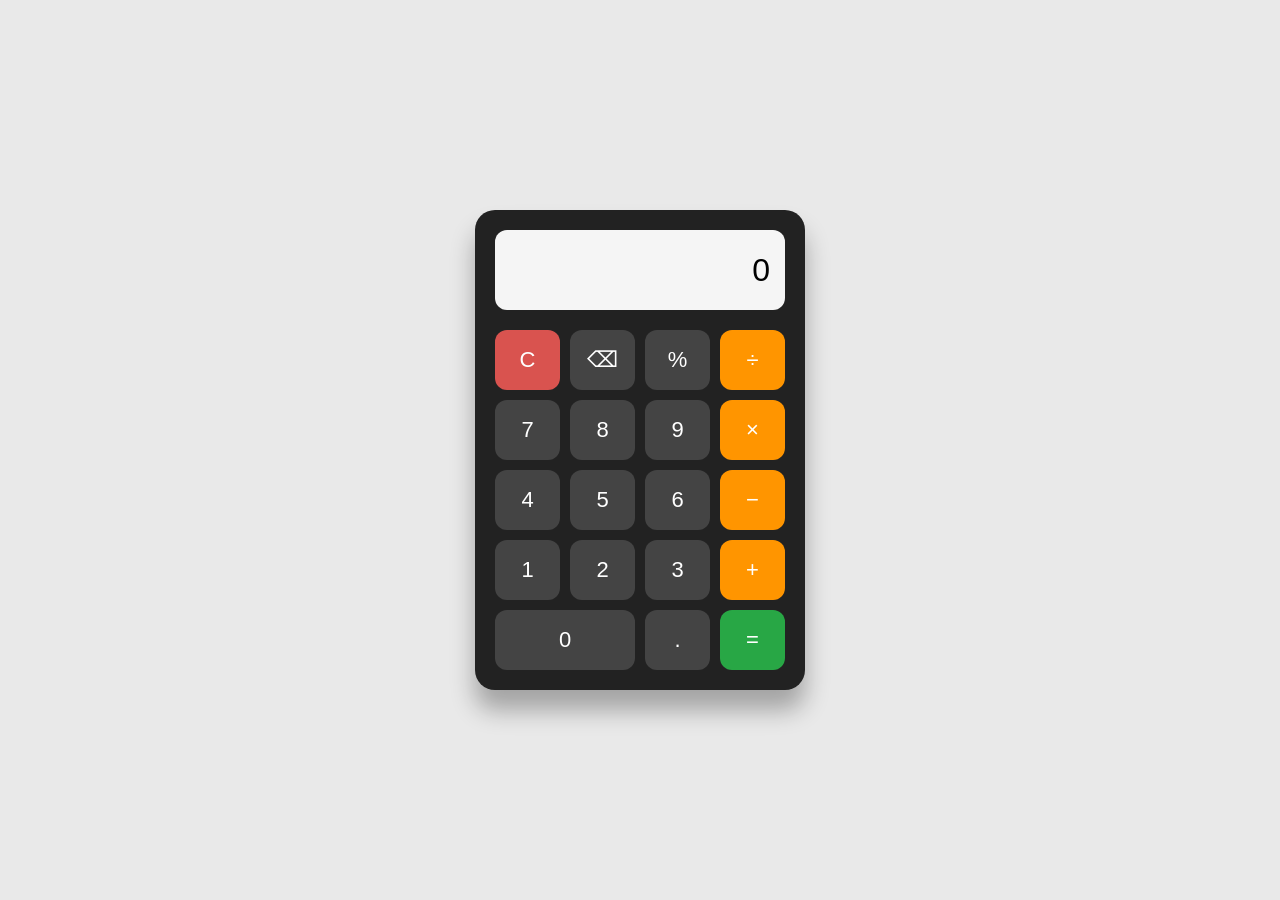
<file: codealpha-calculator/index.html>
<!DOCTYPE html>
<html lang="en">
    <head>
    <meta charset="UTF-8">
    <meta name="viewport" content="width=device-width, initial-scale=1.0">
    <title>Basic Calculator</title>
    <link rel="stylesheet" href="style.css">
</head>

<body>

    <div class="calculator">

        <input type="text" id="display" class="display" value="0" readonly>

        <div class="buttons">

            <button class="clear" onclick="clearDisplay()">C</button>
            <button onclick="deleteLast()">⌫</button>
            <button onclick="appendValue('%')">%</button>
            <button class="operator" onclick="appendValue('/')">÷</button>

            <button onclick="appendValue('7')">7</button>
            <button onclick="appendValue('8')">8</button>
            <button onclick="appendValue('9')">9</button>
            <button class="operator" onclick="appendValue('*')">×</button>

            <button onclick="appendValue('4')">4</button>
            <button onclick="appendValue('5')">5</button>
            <button onclick="appendValue('6')">6</button>
            <button class="operator" onclick="appendValue('-')">−</button>

            <button onclick="appendValue('1')">1</button>
            <button onclick="appendValue('2')">2</button>
            <button onclick="appendValue('3')">3</button>
            <button class="operator" onclick="appendValue('+')">+</button>

            <button class="zero" onclick="appendValue('0')">0</button>
            <button onclick="appendValue('.')">.</button>
            <button class="equal" onclick="calculate()">=</button>

        </div>
    </div>

<script src="script.js"></script>

</body>

</html>
</file>
<file: codealpha-calculator/style.css>
* {
            margin: 0;
            padding: 0;
            box-sizing: border-box;
        }

        body {
            font-family: Arial, sans-serif;
            background: #e9e9e9;
            min-height: 100vh;
            display: flex;
            justify-content: center;
            align-items: center;
        }

        .calculator {
            width: 330px;
            padding: 20px;
            background: #222;
            border-radius: 20px;
            box-shadow: 0 20px 25px rgba(0, 0, 0, 0.3);
        }

        .display {
            width: 100%;
            height: 80px;
            margin-bottom: 20px;
            padding: 15px;
            border: none;
            border-radius: 12px;
            background: #f5f5f5;
            text-align: right;
            font-size: 32px;
            outline: none;
        }

        .buttons {
            display: grid;
            grid-template-columns: repeat(4, 1fr);
            gap: 10px;
        }

        button {
            height: 60px;
            border: none;
            border-radius: 12px;
            font-size: 22px;
            cursor: pointer;
            background: #444;
            color: white;
            transition: 0.2s;
        }

        button:hover {
            background: #555;
            transform: scale(1.03);
        }

        button:active {
            transform: scale(0.95);
        }

        .operator {
            background: #ff9500;
        }

        .operator:hover {
            background: #ffad33;
        }

        .clear {
            background: #d9534f;
        }

        .clear:hover {
            background: #e76b68;
        }

        .equal {
            background: #28a745;
        }

        .equal:hover {
            background: #3cbd5a;
        }

        .zero {
            grid-column: span 2;
        }
</file>
